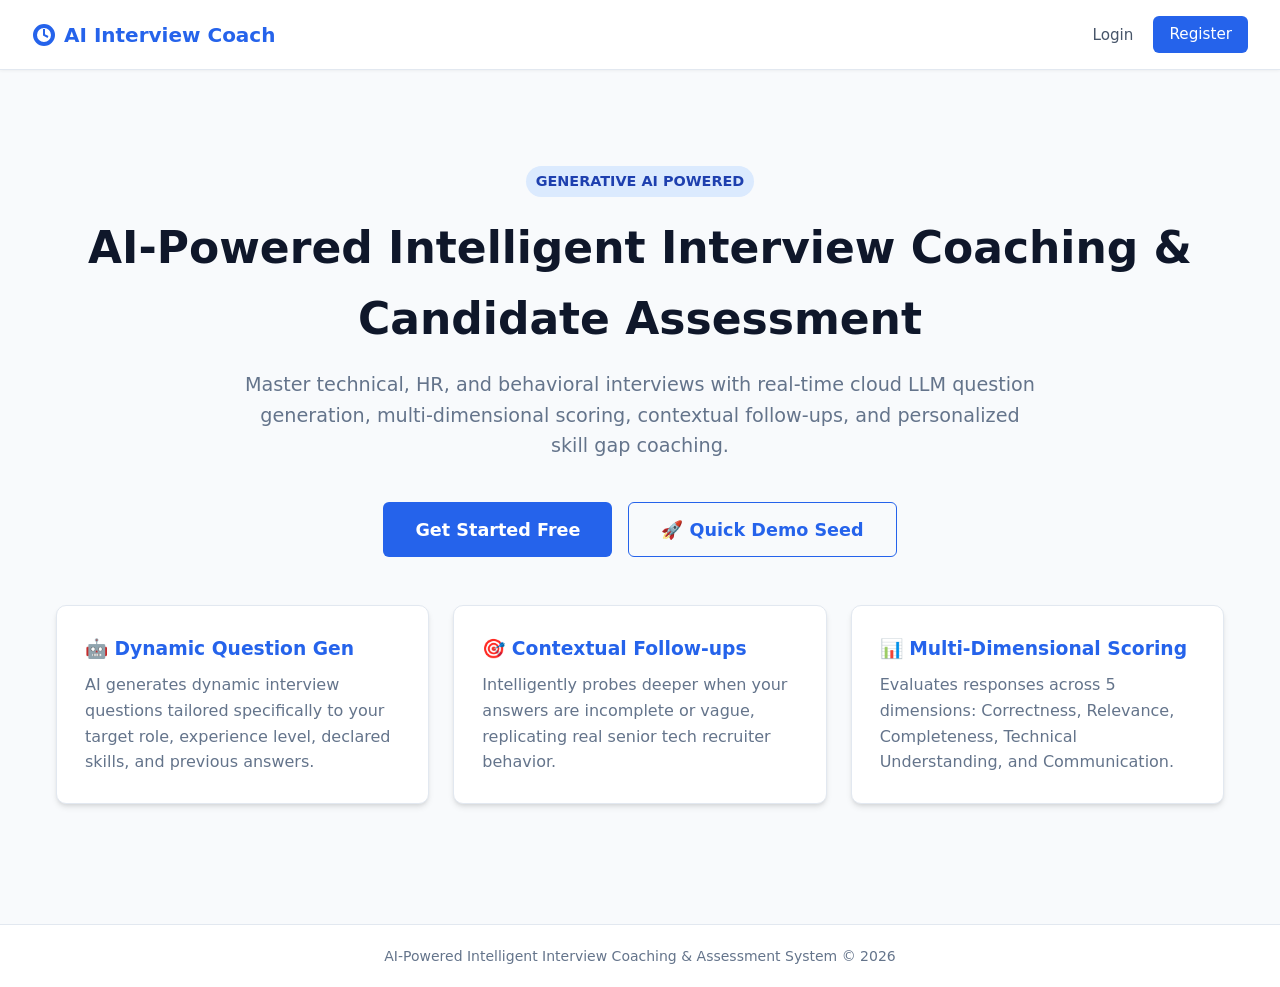
<file: ai_interview_coach_final/frontend/index.html>
<!DOCTYPE html>
<html lang="en">
<head>
  <meta charset="UTF-8">
  <meta name="viewport" content="width=device-width, initial-scale=1.0">
  <title>AI Interview Coach & Assessment Platform</title>
  <link rel="stylesheet" href="css/style.css">
</head>
<body>
  <nav class="navbar">
    <a href="index.html" class="brand">
      <svg width="24" height="24" viewBox="0 0 24 24" fill="none" stroke="currentColor" stroke-width="2"><path d="M12 2a10 10 0 1 0 10 10A10 10 0 0 0 12 2zm0 18a8 8 0 1 1 8-8 8 8 0 0 1-8 8z"/><path d="M12 6v6l4 2"/></svg>
      AI Interview Coach
    </a>
    <ul class="nav-links" id="nav-links">
      <li><a href="login.html">Login</a></li>
      <li><a href="register.html" class="btn btn-primary" style="padding: 0.4rem 1rem; color: white;">Register</a></li>
    </ul>
  </nav>

  <div class="container" style="text-align: center; padding: 4rem 1rem;">
    <span class="badge badge-primary" style="font-size: 0.9rem; margin-bottom: 1rem;">Generative AI Powered</span>
    <h1 style="font-size: 2.75rem; margin-bottom: 1rem; color: #0f172a;">AI-Powered Intelligent Interview Coaching & Candidate Assessment</h1>
    <p style="font-size: 1.2rem; color: #64748b; max-width: 800px; margin: 0 auto 2.5rem;">
      Master technical, HR, and behavioral interviews with real-time cloud LLM question generation, multi-dimensional scoring, contextual follow-ups, and personalized skill gap coaching.
    </p>

    <div style="display: flex; gap: 1rem; justify-content: center; margin-bottom: 3rem;">
      <a href="register.html" class="btn btn-primary" style="font-size: 1.1rem; padding: 0.85rem 2rem;">Get Started Free</a>
      <button id="btn-seed-demo" class="btn btn-outline" style="font-size: 1.1rem; padding: 0.85rem 2rem;">🚀 Quick Demo Seed</button>
    </div>

    <div class="grid-3" style="margin-top: 2rem; text-align: left;">
      <div class="card">
        <h3 style="color: var(--primary); margin-bottom: 0.5rem;">🤖 Dynamic Question Gen</h3>
        <p style="color: var(--text-muted);">AI generates dynamic interview questions tailored specifically to your target role, experience level, declared skills, and previous answers.</p>
      </div>
      <div class="card">
        <h3 style="color: var(--primary); margin-bottom: 0.5rem;">🎯 Contextual Follow-ups</h3>
        <p style="color: var(--text-muted);">Intelligently probes deeper when your answers are incomplete or vague, replicating real senior tech recruiter behavior.</p>
      </div>
      <div class="card">
        <h3 style="color: var(--primary); margin-bottom: 0.5rem;">📊 Multi-Dimensional Scoring</h3>
        <p style="color: var(--text-muted);">Evaluates responses across 5 dimensions: Correctness, Relevance, Completeness, Technical Understanding, and Communication.</p>
      </div>
    </div>
  </div>

  <footer>
    <p>AI-Powered Intelligent Interview Coaching & Assessment System &copy; 2026</p>
  </footer>

  <script src="js/api.js"></script>
  <script>
    document.getElementById('btn-seed-demo').addEventListener('click', async () => {
      try {
        const res = await API.seedDemoData();
        alert('Demo Candidate & Sample Assessment Seeded Successfully!\n\nEmail: demo@example.com\nPassword: password123');
        window.location.href = 'login.html';
      } catch (err) {
        alert('Seeding failed: ' + err.message);
      }
    });

    if (API.getAuthToken()) {
      document.getElementById('nav-links').innerHTML = `
        <li><a href="dashboard.html">Dashboard</a></li>
        <li><a href="interview_setup.html" class="btn btn-primary" style="color:white; padding: 0.4rem 1rem;">Start Interview</a></li>
      `;
    }
  </script>
</body>
</html>
</file>
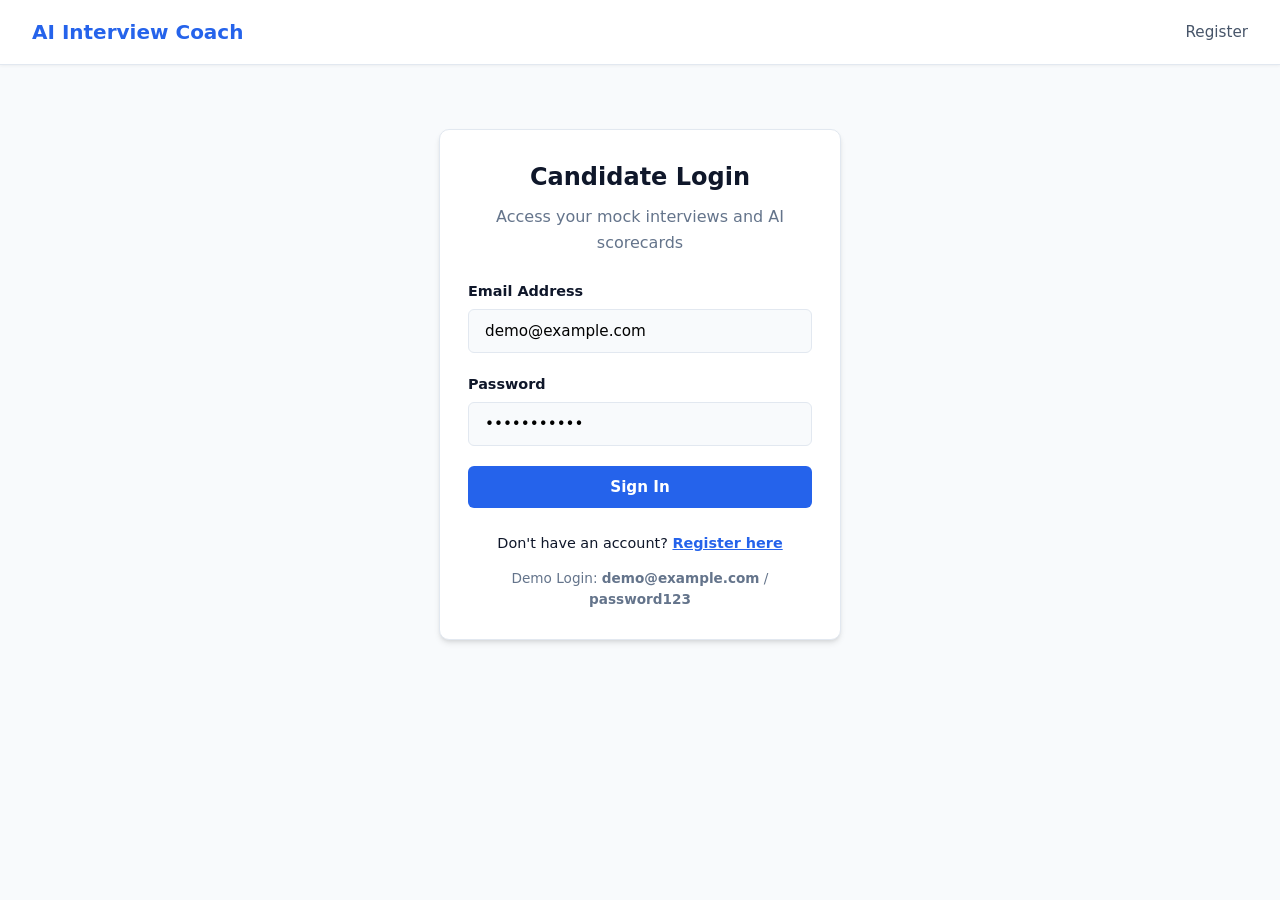
<file: ai_interview_coach_final/frontend/login.html>
<!DOCTYPE html>
<html lang="en">
<head>
  <meta charset="UTF-8">
  <meta name="viewport" content="width=device-width, initial-scale=1.0">
  <title>Login - AI Interview Coach</title>
  <link rel="stylesheet" href="css/style.css">
</head>
<body>
  <nav class="navbar">
    <a href="index.html" class="brand">AI Interview Coach</a>
    <ul class="nav-links">
      <li><a href="register.html">Register</a></li>
    </ul>
  </nav>

  <div class="container" style="max-width: 450px; margin-top: 4rem;">
    <div class="card">
      <h2 style="margin-bottom: 0.5rem; text-align: center;">Candidate Login</h2>
      <p style="color: var(--text-muted); text-align: center; margin-bottom: 1.5rem;">Access your mock interviews and AI scorecards</p>

      <div id="alert-box"></div>

      <form id="login-form">
        <div class="form-group">
          <label for="email">Email Address</label>
          <input type="email" id="email" class="form-control" placeholder="candidate@example.com" required value="demo@example.com">
        </div>
        <div class="form-group">
          <label for="password">Password</label>
          <input type="password" id="password" class="form-control" placeholder="••••••••" required value="password123">
        </div>
        <button type="submit" class="btn btn-primary btn-block">Sign In</button>
      </form>

      <div style="margin-top: 1.5rem; text-align: center; font-size: 0.9rem;">
        Don't have an account? <a href="register.html" style="color: var(--primary); font-weight: 600;">Register here</a>
      </div>
      <div style="margin-top: 0.75rem; text-align: center; font-size: 0.85rem; color: var(--text-muted);">
        Demo Login: <strong>demo@example.com</strong> / <strong>password123</strong>
      </div>
    </div>
  </div>

  <script src="js/api.js"></script>
  <script src="js/auth.js"></script>
</body>
</html>
</file>
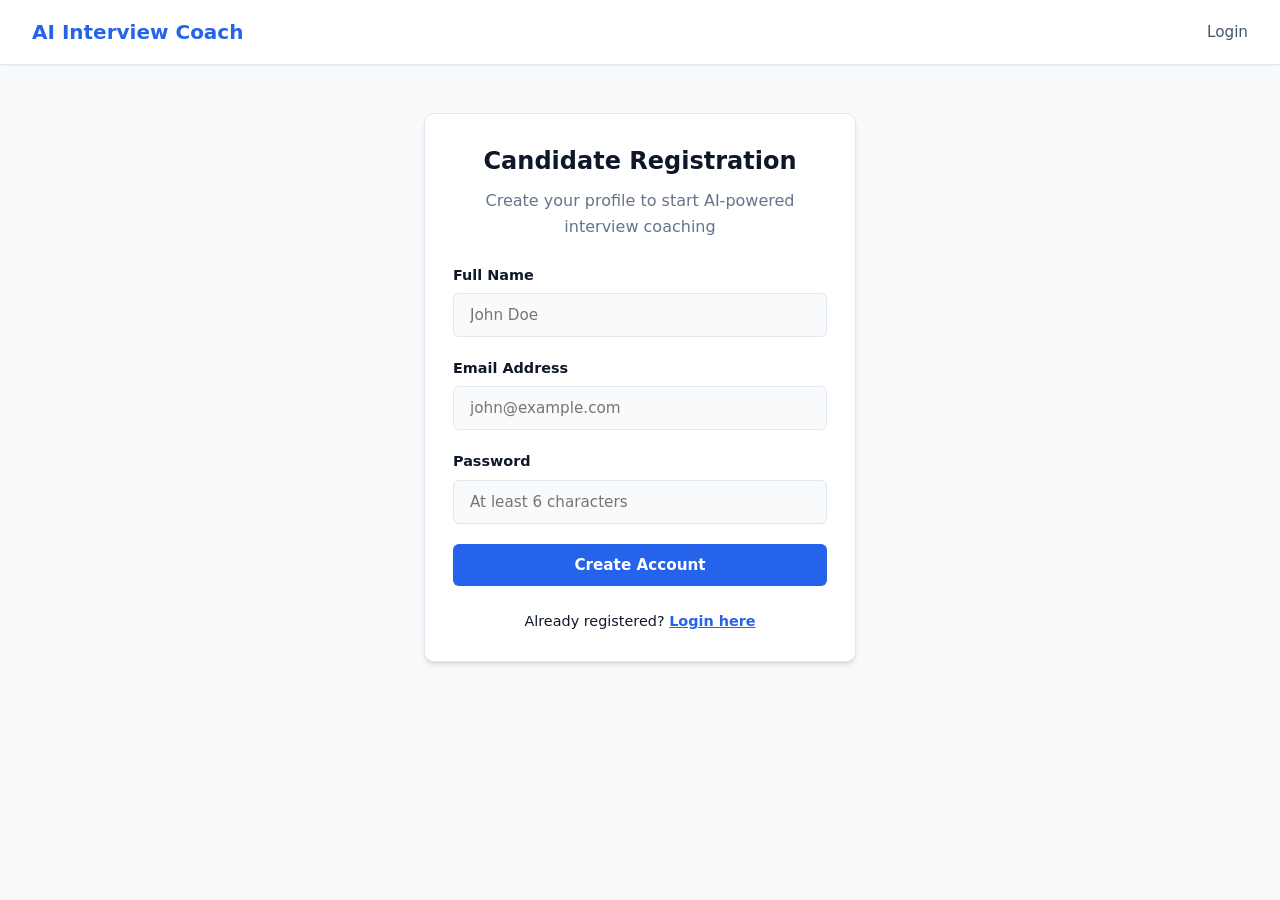
<file: ai_interview_coach_final/frontend/register.html>
<!DOCTYPE html>
<html lang="en">
<head>
  <meta charset="UTF-8">
  <meta name="viewport" content="width=device-width, initial-scale=1.0">
  <title>Register - AI Interview Coach</title>
  <link rel="stylesheet" href="css/style.css">
</head>
<body>
  <nav class="navbar">
    <a href="index.html" class="brand">AI Interview Coach</a>
    <ul class="nav-links">
      <li><a href="login.html">Login</a></li>
    </ul>
  </nav>

  <div class="container" style="max-width: 480px; margin-top: 3rem;">
    <div class="card">
      <h2 style="margin-bottom: 0.5rem; text-align: center;">Candidate Registration</h2>
      <p style="color: var(--text-muted); text-align: center; margin-bottom: 1.5rem;">Create your profile to start AI-powered interview coaching</p>

      <div id="alert-box"></div>

      <form id="register-form">
        <div class="form-group">
          <label for="name">Full Name</label>
          <input type="text" id="name" class="form-control" placeholder="John Doe" required>
        </div>
        <div class="form-group">
          <label for="email">Email Address</label>
          <input type="email" id="email" class="form-control" placeholder="john@example.com" required>
        </div>
        <div class="form-group">
          <label for="password">Password</label>
          <input type="password" id="password" class="form-control" placeholder="At least 6 characters" minlength="6" required>
        </div>
        <button type="submit" class="btn btn-primary btn-block">Create Account</button>
      </form>

      <div style="margin-top: 1.5rem; text-align: center; font-size: 0.9rem;">
        Already registered? <a href="login.html" style="color: var(--primary); font-weight: 600;">Login here</a>
      </div>
    </div>
  </div>

  <script src="js/api.js"></script>
  <script src="js/auth.js"></script>
</body>
</html>
</file>
<file: ai_interview_coach_final/frontend/css/style.css>
/* Custom Responsive Stylesheet for AI Interview Coaching System */
:root {
  --primary: #2563eb;
  --primary-hover: #1d4ed8;
  --secondary: #475569;
  --success: #16a34a;
  --warning: #d97706;
  --danger: #dc2626;
  --background: #f8fafc;
  --surface: #ffffff;
  --text-dark: #0f172a;
  --text-muted: #64748b;
  --border: #e2e8f0;
  --shadow: 0 4px 6px -1px rgb(0 0 0 / 0.1), 0 2px 4px -2px rgb(0 0 0 / 0.1);
  --radius: 10px;
}

* {
  box-sizing: border-box;
  margin: 0;
  padding: 0;
  font-family: 'Segoe UI', system-ui, -apple-system, sans-serif;
}

body {
  background-color: var(--background);
  color: var(--text-dark);
  line-height: 1.6;
  min-height: 100vh;
  display: flex;
  flex-direction: column;
}

/* Navbar Navigation */
.navbar {
  background: var(--surface);
  border-bottom: 1px solid var(--border);
  padding: 1rem 2rem;
  display: flex;
  justify-content: space-between;
  align-items: center;
  box-shadow: 0 1px 3px 0 rgb(0 0 0 / 0.05);
  position: sticky;
  top: 0;
  z-index: 100;
}

.navbar .brand {
  font-size: 1.25rem;
  font-weight: 700;
  color: var(--primary);
  display: flex;
  align-items: center;
  gap: 0.5rem;
  text-decoration: none;
}

.navbar .nav-links {
  display: flex;
  gap: 1.25rem;
  align-items: center;
  list-style: none;
}

.navbar .nav-links a {
  text-decoration: none;
  color: var(--secondary);
  font-weight: 500;
  font-size: 0.95rem;
  transition: color 0.2s;
}

.navbar .nav-links a:hover, .navbar .nav-links a.active {
  color: var(--primary);
}

.btn-nav-logout {
  background: #fee2e2;
  color: #991b1b;
  border: none;
  padding: 0.4rem 0.9rem;
  border-radius: 6px;
  font-weight: 600;
  cursor: pointer;
}

/* Layout Containers */
.container {
  max-width: 1200px;
  margin: 2rem auto;
  padding: 0 1.5rem;
  width: 100%;
  flex: 1;
}

/* Page Headers */
.page-header {
  margin-bottom: 2rem;
  display: flex;
  justify-content: space-between;
  align-items: center;
}

.page-header h1 {
  font-size: 1.85rem;
  color: var(--text-dark);
}

.page-header p {
  color: var(--text-muted);
}

/* Cards & Containers */
.card {
  background: var(--surface);
  border-radius: var(--radius);
  padding: 1.75rem;
  border: 1px solid var(--border);
  box-shadow: var(--shadow);
  margin-bottom: 1.5rem;
}

.grid-3 {
  display: grid;
  grid-template-columns: repeat(auto-fit, minmax(280px, 1fr));
  gap: 1.5rem;
}

.grid-2 {
  display: grid;
  grid-template-columns: repeat(auto-fit, minmax(400px, 1fr));
  gap: 1.5rem;
}

/* Dashboard Stat Cards */
.stat-card {
  background: var(--surface);
  border: 1px solid var(--border);
  border-radius: var(--radius);
  padding: 1.25rem 1.5rem;
  display: flex;
  align-items: center;
  justify-content: space-between;
}

.stat-card .value {
  font-size: 2rem;
  font-weight: 800;
  color: var(--primary);
}

.stat-card .label {
  font-size: 0.875rem;
  color: var(--text-muted);
  font-weight: 600;
  text-transform: uppercase;
}

/* Forms & Inputs */
.form-group {
  margin-bottom: 1.25rem;
}

.form-group label {
  display: block;
  font-weight: 600;
  margin-bottom: 0.4rem;
  color: var(--text-dark);
  font-size: 0.9rem;
}

.form-control {
  width: 100%;
  padding: 0.75rem 1rem;
  border: 1px solid var(--border);
  border-radius: 6px;
  font-size: 0.95rem;
  background: #f8fafc;
  transition: border-color 0.2s;
}

.form-control:focus {
  outline: none;
  border-color: var(--primary);
  background: #ffffff;
}

textarea.form-control {
  min-height: 140px;
  resize: vertical;
}

/* Buttons */
.btn {
  display: inline-flex;
  align-items: center;
  justify-content: center;
  gap: 0.5rem;
  padding: 0.75rem 1.5rem;
  border-radius: 6px;
  font-weight: 600;
  font-size: 0.95rem;
  cursor: pointer;
  border: none;
  text-decoration: none;
  transition: all 0.2s;
}

.btn-primary {
  background: var(--primary);
  color: white;
}

.btn-primary:hover {
  background: var(--primary-hover);
}

.btn-secondary {
  background: var(--secondary);
  color: white;
}

.btn-outline {
  background: transparent;
  border: 1px solid var(--primary);
  color: var(--primary);
}

.btn-outline:hover {
  background: #eff6ff;
}

.btn-block {
  width: 100%;
}

/* Progress Bars */
.progress-container {
  background: var(--border);
  border-radius: 999px;
  height: 12px;
  width: 100%;
  overflow: hidden;
  margin: 0.5rem 0;
}

.progress-bar {
  background: var(--primary);
  height: 100%;
  transition: width 0.4s ease;
}

/* Badges & Tags */
.badge {
  display: inline-block;
  padding: 0.25rem 0.6rem;
  border-radius: 999px;
  font-size: 0.75rem;
  font-weight: 700;
  text-transform: uppercase;
}

.badge-primary { background: #dbeafe; color: #1e40af; }
.badge-success { background: #dcfce7; color: #166534; }
.badge-warning { background: #fef3c7; color: #92400e; }
.badge-danger { background: #fee2e2; color: #991b1b; }

/* Tables */
.table-responsive {
  overflow-x: auto;
}

table {
  width: 100%;
  border-collapse: collapse;
  margin-top: 0.5rem;
}

th, td {
  padding: 0.85rem 1rem;
  text-align: left;
  border-bottom: 1px solid var(--border);
}

th {
  background: #f1f5f9;
  font-weight: 700;
  color: var(--secondary);
  font-size: 0.85rem;
  text-transform: uppercase;
}

/* Alerts */
.alert {
  padding: 1rem 1.25rem;
  border-radius: 6px;
  margin-bottom: 1.25rem;
  font-size: 0.95rem;
}

.alert-danger { background: #fee2e2; color: #991b1b; border: 1px solid #fca5a5; }
.alert-success { background: #dcfce7; color: #166534; border: 1px solid #86efac; }
.alert-info { background: #e0f2fe; color: #075985; border: 1px solid #7dd3fc; }

/* Footer */
footer {
  background: var(--surface);
  border-top: 1px solid var(--border);
  text-align: center;
  padding: 1.25rem;
  color: var(--text-muted);
  font-size: 0.875rem;
  margin-top: auto;
}
</file>
